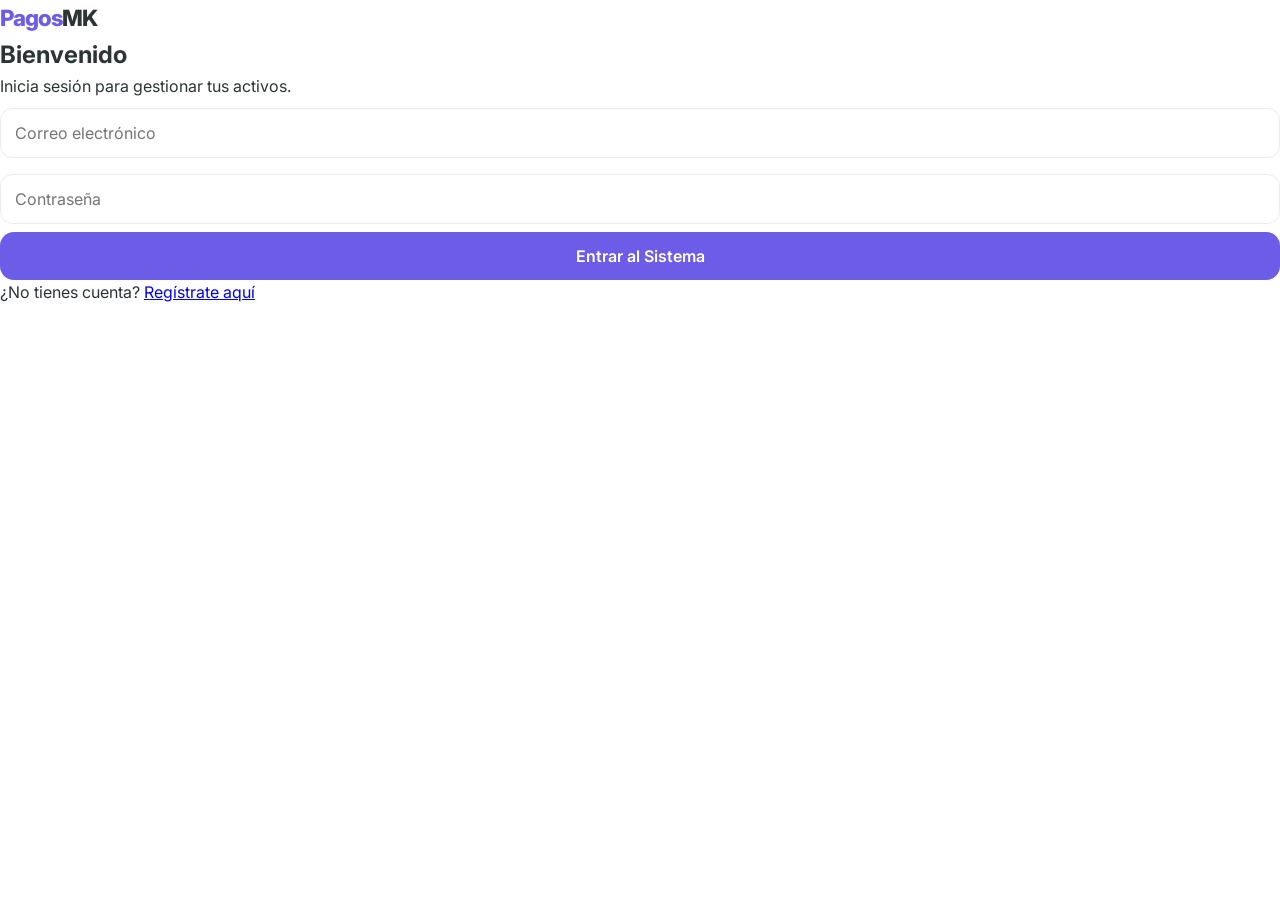
<file: index.html>
<!DOCTYPE html>
<html lang="es">
<head>
    <meta charset="UTF-8">
    <meta name="viewport" content="width=device-width, initial-scale=1.0">
    <title>Pagos-Mk | Sistema Oficial</title>
    <link href="https://fonts.googleapis.com/css2?family=Inter:wght@400;600;800&display=swap" rel="stylesheet">
    <link rel="stylesheet" href="style.css">
</head>
<body>

    <div id="auth-screen" class="auth-container">
        <div class="auth-box">
            <div class="logo">Pagos<span>MK</span></div>
            <h2 id="auth-title">Bienvenido</h2>
            <p id="auth-desc">Inicia sesión para gestionar tus activos.</p>
            
            <div class="form-group">
                <input type="email" id="email" placeholder="Correo electrónico">
                <input type="password" id="pass" placeholder="Contraseña">
                
                <button class="btn-purple" id="btn-main-auth" onclick="iniciarSesion()">Entrar al Sistema</button>
                
                <div class="auth-switch">
                    <p id="switch-text">¿No tienes cuenta? <a href="#" onclick="toggleAuth(true)">Regístrate aquí</a></p>
                </div>
            </div>
        </div>
    </div>

    <div id="main-panel" style="display: none;">
        <nav>
            <div class="container nav-container">
                <div class="logo">Pagos<span>MK</span></div>
                <button onclick="cerrarSesion()" class="btn-exit">Salir</button>
            </div>
        </nav>

        <main class="container">
            <section class="balance-card">
                <p>Balance de Cuenta</p>
                <div class="currencies">
                    <div class="coin"><span>KIM (1.0)</span> <h2 id="bal-kim">25.00</h2></div>
                    <div class="coin"><span>UITEL (100)</span> <h2 id="bal-uitel">0.00</h2></div>
                    <div class="coin"><span>MBM (1000)</span> <h2 id="bal-mbm">0.00</h2></div>
                </div>
                <div class="congelado-info">
                    <small>Retenido/Congelado: <span id="bal-congelado">0.00</span> KIM</small>
                </div>
            </section>

            <section class="section-box">
                <h3>Convertir MBM (Pagos Grandes)</h3>
                <p>El MBM vale 1000 y se convierte a tu moneda principal.</p>
                <button class="btn-purple-sm" onclick="convertirMBM()">Cambiar MBM a KIM ahora</button>
            </section>

            <section class="section-box">
                <h3>Retirar a Tarjeta / Mi Transfer</h3>
                <p>Comisión fija: 5.00 KIM</p>
                <input type="number" id="monto-retirar" placeholder="Cantidad a retirar">
                <select id="metodo-pago">
                    <option value="transfer">Mi Transfer</option>
                    <option value="tarjeta">Tarjeta CUP/MLC</option>
                </select>
                <button class="btn-purple-sm" onclick="solicitarRetiro()">Solicitar Pago</button>
            </section>

            <section class="section-box">
                <h3>Mercado P2P (1% Comisión)</h3>
                <div id="chat-box" class="chat-area">
                    <p class="msg-system">Esperando conexión segura...</p>
                </div>
                <div class="chat-input">
                    <input type="text" id="chat-msg" placeholder="Mensaje para el vendedor...">
                    <button onclick="enviarMensaje()">Enviar</button>
                </div>
                <button class="btn-outline-sm" onclick="congelarP2P()">Aceptar Oferta y Congelar</button>
            </section>

            <section class="section-box staking">
                <h3>Bonificación por Ahorro</h3>
                <div class="staking-grid">
                    <div class="opt" onclick="congelarInversion(15, 7)">15d <span>7%</span></div>
                    <div class="opt" onclick="congelarInversion(30, 15)">30d <span>15%</span></div>
                    <div class="opt" onclick="congelarInversion(90, 25)">3m <span>25%</span></div>
                </div>
            </section>

            <section class="section-box">
                <h3>Emulador de Apuestas</h3>
                <p>Límites: 5 - 200 KIM</p>
                <input type="number" id="apuesta-monto" placeholder="Monto apuesta">
                <div class="game-btns">
                    <button class="btn-game" onclick="jugar(1)">Cara</button>
                    <button class="btn-game" onclick="jugar(2)">Cruz</button>
                </div>
                <p id="res-juego"></p>
            </section>
        </main>
    </div>

    <script src="main.js"></script>
</body>
</html>
</file>
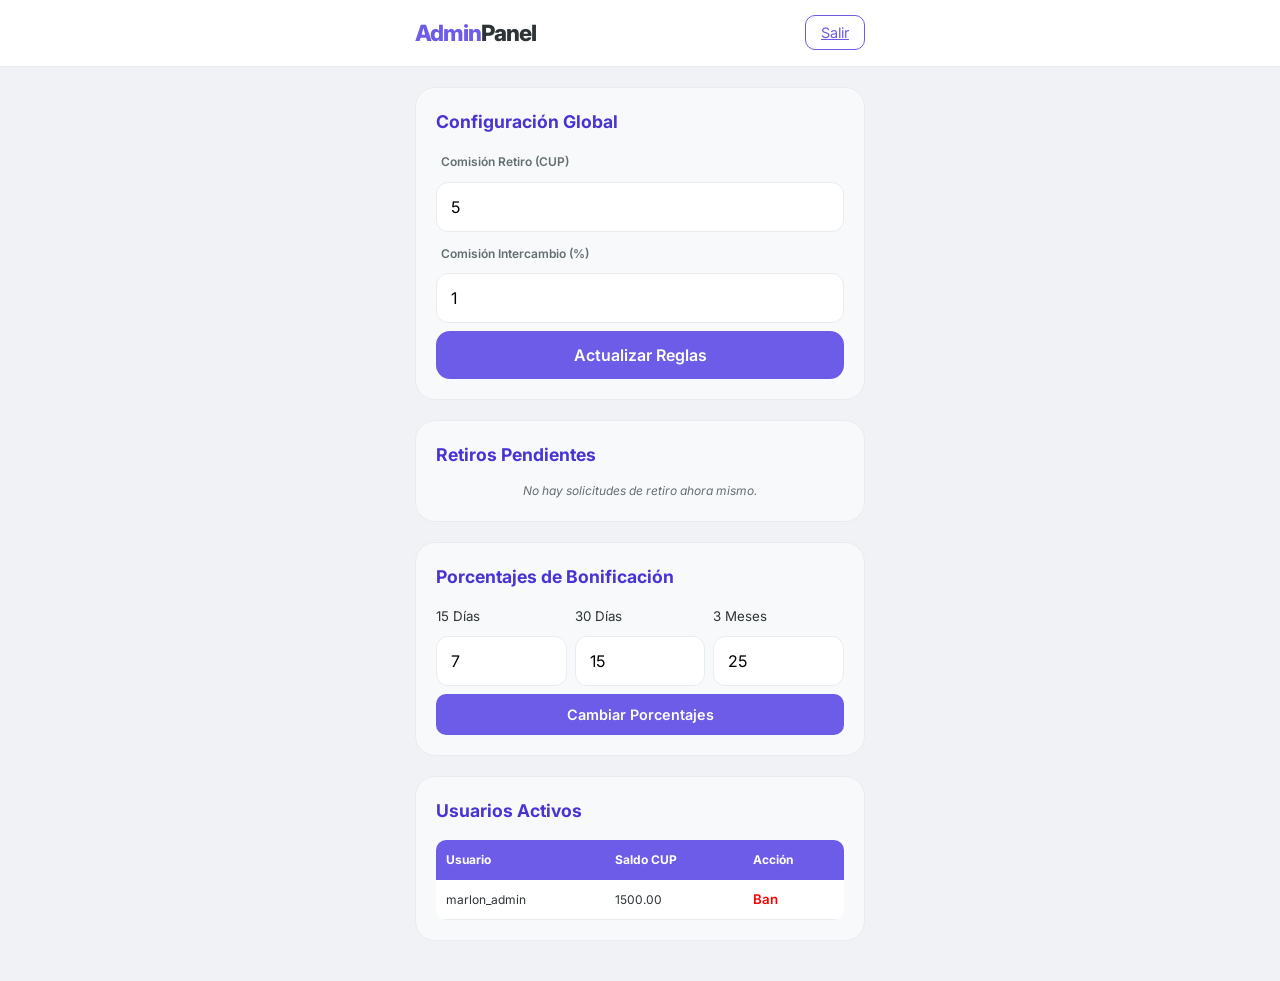
<file: admin.html>
<!DOCTYPE html>
<html lang="es">
<head>
    <meta charset="UTF-8">
    <meta name="viewport" content="width=device-width, initial-scale=1.0">
    <title>Panel Control | Pagos-Mk</title>
    <link href="https://fonts.googleapis.com/css2?family=Inter:wght@400;700&display=swap" rel="stylesheet">
    <link rel="stylesheet" href="style.css">
</head>
<body class="admin-body">

    <nav>
        <div class="container nav-container">
            <div class="logo">Admin<span>Panel</span></div>
            <a href="index.html" class="btn-outline-sm" style="width: auto; padding: 5px 15px;">Salir</a>
        </div>
    </nav>

    <main class="container">
        <section class="section-box">
            <h3>Configuración Global</h3>
            <label>Comisión Retiro (CUP)</label>
            <input type="number" id="adm-com-fija" value="5">
            
            <label>Comisión Intercambio (%)</label>
            <input type="number" id="adm-com-p2p" value="1">
            
            <button class="btn-purple" onclick="guardarConfig()">Actualizar Reglas</button>
        </section>

        <section class="section-box">
            <h3>Retiros Pendientes</h3>
            <div id="lista-retiros">
                <p class="msg-system">No hay solicitudes de retiro ahora mismo.</p>
            </div>
        </section>

        <section class="section-box">
            <h3>Porcentajes de Bonificación</h3>
            <div class="admin-grid">
                <div>
                    <small>15 Días</small>
                    <input type="number" id="p-15" value="7">
                </div>
                <div>
                    <small>30 Días</small>
                    <input type="number" id="p-30" value="15">
                </div>
                <div>
                    <small>3 Meses</small>
                    <input type="number" id="p-90" value="25">
                </div>
            </div>
            <button class="btn-purple-sm" onclick="actualizarBonos()">Cambiar Porcentajes</button>
        </section>

        <section class="section-box">
            <h3>Usuarios Activos</h3>
            <table style="width: 100%; font-size: 0.8rem; text-align: left;">
                <thead>
                    <tr>
                        <th>Usuario</th>
                        <th>Saldo CUP</th>
                        <th>Acción</th>
                    </tr>
                </thead>
                <tbody id="tabla-usuarios">
                    <tr>
                        <td>marlon_admin</td>
                        <td>1500.00</td>
                        <td><button style="color:red; background:none; border:none;">Ban</button></td>
                    </tr>
                </tbody>
            </table>
        </section>
    </main>

    <script>
        function guardarConfig() {
            let fija = document.getElementById('adm-com-fija').value;
            let p2p = document.getElementById('adm-com-p2p').value;
            alert("Configuración guardada: Retiro " + fija + " CUP y P2P " + p2p + "%.");
        }

        function actualizarBonos() {
            alert("Porcentajes de bonificación actualizados para todos los usuarios.");
        }
    </script>

</body>
</html>
</file>
<file: style.css>
/* --- VARIABLES GLOBALES (Colores y Estilos) --- */
:root {
    --purple: #6c5ce7;       /* Morado Principal */
    --purple-dark: #4834d4;  /* Morado Oscuro */
    --purple-light: #a29bfe; /* Morado Suave */
    --white: #ffffff;
    --gray-bg: #f8f9fa;      /* Gris muy claro para fondos */
    --gray-border: #e9ecef;
    --text-dark: #2d3436;
    --text-muted: #636e72;
    --success: #00b894;      /* Verde para ganancias */
    --danger: #d63031;       /* Rojo para pérdidas */
    --shadow: 0 10px 20px rgba(108, 92, 231, 0.1);
}

/* --- RESETEO BÁSICO --- */
* {
    box-sizing: border-box;
    margin: 0;
    padding: 0;
    font-family: 'Inter', -apple-system, sans-serif;
}

body {
    background-color: var(--white);
    color: var(--text-dark);
    line-height: 1.6;
    padding-bottom: 40px;
}

.container {
    width: 92%;
    max-width: 450px; /* Optimizado para móviles */
    margin: 0 auto;
}

/* --- NAVEGACIÓN --- */
nav {
    background: var(--white);
    padding: 15px 0;
    border-bottom: 1px solid var(--gray-border);
    position: sticky;
    top: 0;
    z-index: 1000;
}

.nav-container {
    display: flex;
    justify-content: space-between;
    align-items: center;
}

.logo {
    font-weight: 800;
    font-size: 1.4rem;
    color: var(--purple);
    letter-spacing: -1px;
}

.logo span {
    color: var(--text-dark);
}

/* --- TARJETA DE SALDO (GLASSMORPHISM) --- */
.balance-card {
    background: linear-gradient(135deg, var(--purple), var(--purple-dark));
    color: var(--white);
    padding: 25px;
    border-radius: 24px;
    margin-top: 20px;
    box-shadow: 0 15px 35px rgba(108, 92, 231, 0.3);
}

.balance-card p {
    font-size: 0.85rem;
    opacity: 0.9;
    font-weight: 400;
}

.currencies {
    display: flex;
    justify-content: space-between;
    margin-top: 15px;
}

.coin span {
    font-size: 0.7rem;
    text-transform: uppercase;
    display: block;
    margin-bottom: 2px;
    opacity: 0.8;
}

.coin h2 {
    font-size: 1.4rem;
    font-weight: 700;
}

.congelado-info {
    margin-top: 15px;
    padding-top: 10px;
    border-top: 1px solid rgba(255, 255, 255, 0.2);
    font-size: 0.8rem;
    display: flex;
    justify-content: space-between;
}

/* --- SECCIONES Y CONTENEDORES --- */
.section-box {
    background: var(--gray-bg);
    padding: 20px;
    border-radius: 20px;
    margin-top: 20px;
    border: 1px solid var(--gray-border);
}

h3 {
    font-size: 1.1rem;
    margin-bottom: 12px;
    color: var(--purple-dark);
    font-weight: 700;
}

/* --- INPUTS Y FORMULARIOS --- */
input, select {
    width: 100%;
    padding: 14px;
    margin: 8px 0;
    border-radius: 12px;
    border: 1px solid var(--gray-border);
    background: var(--white);
    font-size: 1rem;
    outline: none;
    transition: 0.3s;
}

input:focus {
    border-color: var(--purple);
    box-shadow: 0 0 0 3px rgba(108, 92, 231, 0.1);
}

label {
    font-size: 0.75rem;
    font-weight: 600;
    color: var(--text-muted);
    margin-left: 5px;
}

/* --- BOTONES --- */
button {
    border: none;
    cursor: pointer;
    font-weight: 600;
    transition: 0.2s;
}

.btn-purple {
    background: var(--purple);
    color: var(--white);
    padding: 14px;
    border-radius: 14px;
    width: 100%;
    font-size: 1rem;
}

.btn-purple:active {
    transform: scale(0.98);
    background: var(--purple-dark);
}

.btn-purple-sm {
    background: var(--purple);
    color: var(--white);
    padding: 12px;
    border-radius: 10px;
    width: 100%;
    font-size: 0.9rem;
}

.btn-outline-sm {
    background: transparent;
    border: 1.5px solid var(--purple);
    color: var(--purple);
    padding: 10px;
    border-radius: 10px;
    width: 100%;
    font-size: 0.9rem;
}

/* --- CHAT P2P --- */
.chat-area {
    height: 150px;
    background: var(--white);
    border-radius: 12px;
    padding: 15px;
    overflow-y: auto;
    font-size: 0.85rem;
    border: 1px solid var(--gray-border);
    margin-bottom: 10px;
}

.msg-system {
    color: var(--text-muted);
    font-style: italic;
    text-align: center;
    font-size: 0.75rem;
}

.chat-input {
    display: flex;
    gap: 8px;
}

.chat-input input {
    margin: 0;
    flex: 1;
}

.chat-input button {
    background: var(--purple);
    color: var(--white);
    padding: 0 15px;
    border-radius: 12px;
}

/* --- STAKING (CONGELAR) --- */
.staking-grid {
    display: grid;
    grid-template-columns: repeat(3, 1fr);
    gap: 10px;
}

.opt {
    background: var(--white);
    padding: 12px 5px;
    border-radius: 12px;
    text-align: center;
    border: 1px solid var(--gray-border);
    cursor: pointer;
}

.opt:hover {
    border-color: var(--purple);
}

.opt b {
    display: block;
    font-size: 0.75rem;
    color: var(--text-muted);
}

.opt span {
    display: block;
    color: var(--purple);
    font-weight: 700;
    font-size: 1.1rem;
}

/* --- JUEGOS (EMULADORES) --- */
.game-btns {
    display: flex;
    gap: 10px;
    margin-top: 10px;
}

.btn-game {
    flex: 1;
    padding: 15px;
    border-radius: 12px;
    background: var(--white);
    color: var(--purple);
    border: 2px solid var(--purple);
    font-weight: bold;
}

.btn-game:active {
    background: var(--purple);
    color: var(--white);
}

#resultado-juego {
    text-align: center;
    margin-top: 15px;
    font-weight: 700;
    min-height: 24px;
}

/* --- PANEL DE ADMINISTRADOR --- */
.admin-body {
    background-color: #f1f2f6;
}

.admin-grid {
    display: grid;
    grid-template-columns: 1fr 1fr 1fr;
    gap: 8px;
}

table {
    width: 100%;
    margin-top: 15px;
    border-collapse: collapse;
    background: white;
    border-radius: 10px;
    overflow: hidden;
}

th {
    background: var(--purple);
    color: white;
    padding: 10px;
    font-size: 0.75rem;
    text-align: left;
}

td {
    padding: 10px;
    font-size: 0.75rem;
    border-bottom: 1px solid var(--gray-border);
}

/* --- MODALES --- */
.modal {
    display: none;
    position: fixed;
    top: 0;
    left: 0;
    width: 100%;
    height: 100%;
    background: rgba(0, 0, 0, 0.6);
    backdrop-filter: blur(4px);
    align-items: center;
    justify-content: center;
    z-index: 2000;
}

.modal-content {
    background: var(--white);
    padding: 30px;
    border-radius: 28px;
    width: 88%;
    max-width: 380px;
    text-align: center;
}

.modal-content h2 {
    margin-bottom: 15px;
    color: var(--purple-dark);
}
</file>
